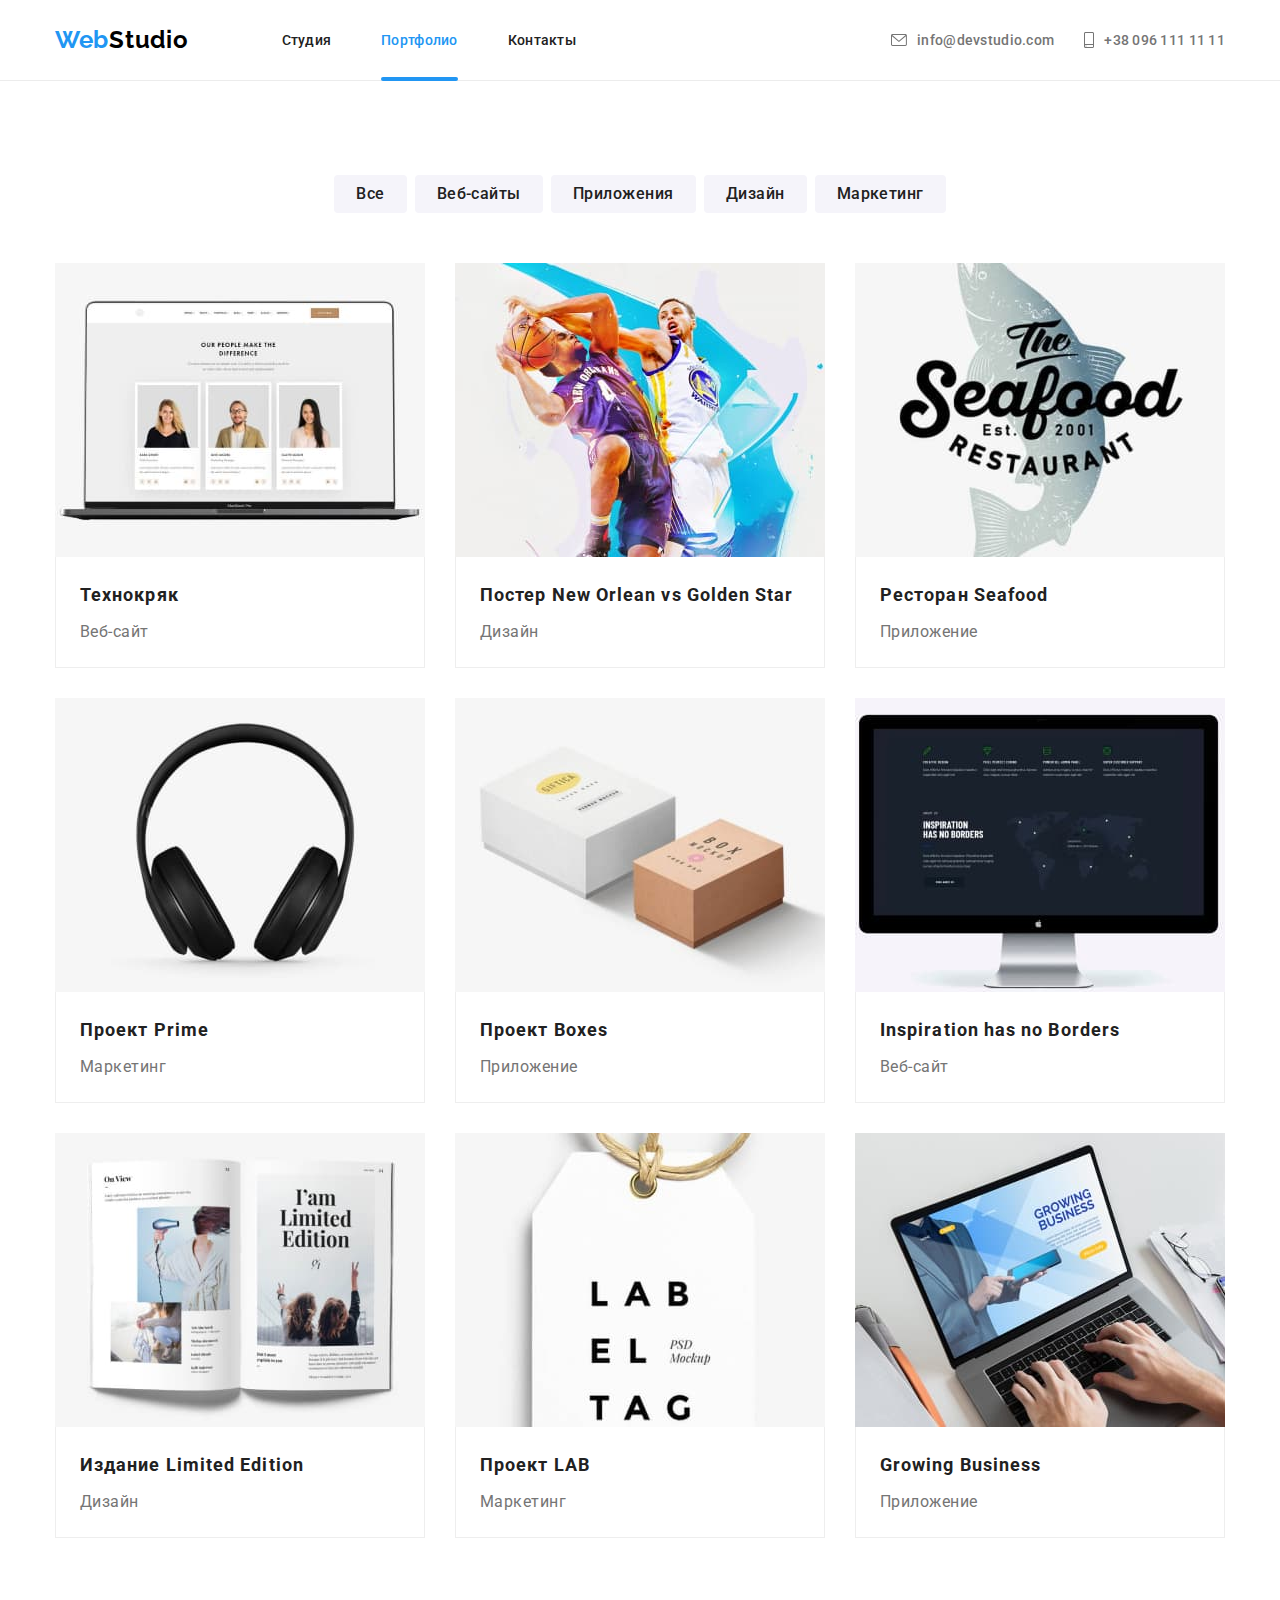
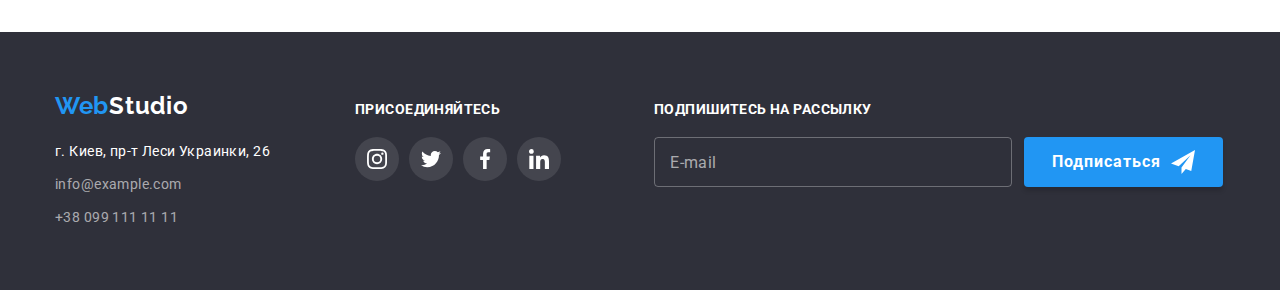
<file: portfolio.html>
<!DOCTYPE html>
<html lang="ru">
  <head>
    <meta charset="UTF-8" />
    <meta name="viewport" content="width=device-width, initial-scale=1.0" />
    <title>Портфолио</title>
    <link rel="preconnect" href="https://fonts.gstatic.com" />
    <link
      href="https://fonts.googleapis.com/css2?family=Raleway:wght@700&family=Roboto:wght@400;500;700;900&display=swap"
      rel="stylesheet"
    />
    <link rel="stylesheet" href="./css/main.css" />
  </head>
  <body>
    <header class="page-header">
      <div class="container page-header__container">
        <nav class="page-header__nav">
          <a class="logo page-header__logo" href="./index.html"
            >Web<span class="logo__studio logo__studio--black">Studio</span></a
          >

          <button
            type="button"
            class="menu-btn page-header__menu-btn"
            data-menu-open
          >
            <svg class="menu-btn__menu" width="24px" height="16px">
              <use href="./images/icons.svg#menu"></use>
            </svg>
          </button>

          <ul class="menu">
            <li class="menu__item">
              <a class="menu__link" href="./index.html">Студия</a>
            </li>
            <li class="menu__item">
              <a class="menu__link menu__link--current" href="./portfolio.html"
                >Портфолио</a
              >
            </li>
            <li class="menu__item">
              <a class="menu__link" href="">Контакты</a>
            </li>
          </ul>
        </nav>

        <ul class="contacts">
          <li class="contacts__item">
            <a class="contacts__link" href="malito:info@devstudio.com"
              ><svg
                class="contacts__icon contacts__icon--email"
                width="16"
                height="12"
              >
                <use href="./images/icons.svg#envelope"></use>
              </svg>
              info@devstudio.com</a
            >
          </li>
          <li class="contacts__item">
            <a class="contacts__link" href="tel:+380961111111"
              ><svg
                class="contacts__icon contacts__icon--phone"
                width="10"
                height="16"
              >
                <use href="./images/icons.svg#smartphone"></use>
              </svg>
              +38 096 111 11 11</a
            >
          </li>
        </ul>
      </div>
    </header>

    <main>
      <section class="section section--works">
        <div class="container">
          <h1 class="visually-hidden">Наши работы</h1>

          <ul class="works-filters">
            <li class="works-filters__item">
              <button class="works-filters__button" type="button">Все</button>
            </li>
            <li class="works-filters__item">
              <button class="works-filters__button" type="button">
                Веб-сайты
              </button>
            </li>
            <li class="works-filters__item">
              <button class="works-filters__button" type="button">
                Приложения
              </button>
            </li>
            <li class="works-filters__item">
              <button class="works-filters__button" type="button">
                Дизайн
              </button>
            </li>
            <li class="works-filters__item">
              <button class="works-filters__button" type="button">
                Маркетинг
              </button>
            </li>
          </ul>

          <ul class="works-list">
            <li class="works-list__item">
              <a href="" class="works-list__link">
                <div class="works-list__thumb">
                  <img
                    class="works-list__image"
                    src="./images/portfolio/techno.jpg"
                    alt="Технокряк"
                    srcset="
                      ./images/portfolio/techno.jpg    1x,
                      ./images/portfolio/techno@2x.jpg 2x
                    "
                    loading="lazy"
                  />
                  <div class="works-list__overlay">
                    Технокряк это современная площадка распространения
                    коронавируса. Компании используют эту платформу для
                    цифрового шпионажа и атак на защищённые сервера конкурентов.
                  </div>
                </div>
                <div class="works-list__content">
                  <h2 class="works-list__subtitle">Технокряк</h2>
                  <p class="works-list__type">Веб-сайт</p>
                </div>
              </a>
            </li>
            <li class="works-list__item">
              <a href="" class="works-list__link">
                <div class="works-list__thumb">
                  <img
                    class="works-list__image"
                    src="./images/portfolio/new-orlean.jpg"
                    alt="Постер New Orlean vs Golden Star"
                    srcset="
                      ./images/portfolio/new-orlean.jpg    1x,
                      ./images/portfolio/new-orlean@2x.jpg 2x
                    "
                    loading="lazy"
                  />
                  <div class="works-list__overlay">
                    Технокряк это современная площадка распространения
                    коронавируса. Компании используют эту платформу для
                    цифрового шпионажа и атак на защищённые сервера конкурентов.
                  </div>
                </div>
                <div class="works-list__content">
                  <h2 class="works-list__subtitle">
                    Постер New Orlean vs Golden Star
                  </h2>
                  <p class="works-list__type">Дизайн</p>
                </div></a
              >
            </li>
            <li class="works-list__item">
              <a href="" class="works-list__link">
                <div class="works-list__thumb">
                  <img
                    class="works-list__image"
                    src="./images/portfolio/seafood.jpg"
                    alt="Ресторан Seafood"
                    srcset="
                      ./images/portfolio/seafood.jpg    1x,
                      ./images/portfolio/seafood@2x.jpg 2x
                    "
                    loading="lazy"
                  />
                  <div class="works-list__overlay">
                    Технокряк это современная площадка распространения
                    коронавируса. Компании используют эту платформу для
                    цифрового шпионажа и атак на защищённые сервера конкурентов.
                  </div>
                </div>
                <div class="works-list__content">
                  <h2 class="works-list__subtitle">Ресторан Seafood</h2>
                  <p class="works-list__type">Приложение</p>
                </div></a
              >
            </li>
            <li class="works-list__item">
              <a href="" class="works-list__link">
                <div class="works-list__thumb">
                  <img
                    class="works-list__image"
                    src="./images/portfolio/prime.jpg"
                    alt="Проект Prime"
                    srcset="
                      ./images/portfolio/prime.jpg    1x,
                      ./images/portfolio/prime@2x.jpg 2x
                    "
                    loading="lazy"
                  />
                  <div class="works-list__overlay">
                    Технокряк это современная площадка распространения
                    коронавируса. Компании используют эту платформу для
                    цифрового шпионажа и атак на защищённые сервера конкурентов.
                  </div>
                </div>
                <div class="works-list__content">
                  <h2 class="works-list__subtitle">Проект Prime</h2>
                  <p class="works-list__type">Маркетинг</p>
                </div></a
              >
            </li>
            <li class="works-list__item">
              <a href="" class="works-list__link">
                <div class="works-list__thumb">
                  <img
                    class="works-list__image"
                    src="./images/portfolio/boxes.jpg"
                    alt="Проект Boxes"
                    srcset="
                      ./images/portfolio/boxes.jpg    1x,
                      ./images/portfolio/boxes@2x.jpg 2x
                    "
                    loading="lazy"
                  />
                  <div class="works-list__overlay">
                    Технокряк это современная площадка распространения
                    коронавируса. Компании используют эту платформу для
                    цифрового шпионажа и атак на защищённые сервера конкурентов.
                  </div>
                </div>
                <div class="works-list__content">
                  <h2 class="works-list__subtitle">Проект Boxes</h2>
                  <p class="works-list__type">Приложение</p>
                </div></a
              >
            </li>
            <li class="works-list__item">
              <a href="" class="works-list__link">
                <div class="works-list__thumb">
                  <img
                    class="works-list__image"
                    src="./images/portfolio/inspiration.jpg"
                    alt="Inspiration has no Borders"
                    srcset="
                      ./images/portfolio/inspiration.jpg    1x,
                      ./images/portfolio/inspiration@2x.jpg 2x
                    "
                    loading="lazy"
                  />
                  <div class="works-list__overlay">
                    Технокряк это современная площадка распространения
                    коронавируса. Компании используют эту платформу для
                    цифрового шпионажа и атак на защищённые сервера конкурентов.
                  </div>
                </div>
                <div class="works-list__content">
                  <h2 class="works-list__subtitle">
                    Inspiration has no Borders
                  </h2>
                  <p class="works-list__type">Веб-сайт</p>
                </div></a
              >
            </li>
            <li class="works-list__item">
              <a href="" class="works-list__link">
                <div class="works-list__thumb">
                  <img
                    class="works-list__image"
                    src="./images/portfolio/limited.jpg"
                    alt="Издание Limited Edition"
                    srcset="
                      ./images/portfolio/limited.jpg    1x,
                      ./images/portfolio/limited@2x.jpg 2x
                    "
                    loading="lazy"
                  />
                  <div class="works-list__overlay">
                    Технокряк это современная площадка распространения
                    коронавируса. Компании используют эту платформу для
                    цифрового шпионажа и атак на защищённые сервера конкурентов.
                  </div>
                </div>
                <div class="works-list__content">
                  <h2 class="works-list__subtitle">Издание Limited Edition</h2>
                  <p class="works-list__type">Дизайн</p>
                </div></a
              >
            </li>
            <li class="works-list__item">
              <a href="" class="works-list__link">
                <div class="works-list__thumb">
                  <img
                    class="works-list__image"
                    src="./images/portfolio/lab.jpg"
                    alt="Проект LAB"
                    srcset="
                      ./images/portfolio/lab.jpg    1x,
                      ./images/portfolio/lab@2x.jpg 2x
                    "
                    loading="lazy"
                  />
                  <div class="works-list__overlay">
                    Технокряк это современная площадка распространения
                    коронавируса. Компании используют эту платформу для
                    цифрового шпионажа и атак на защищённые сервера конкурентов.
                  </div>
                </div>
                <div class="works-list__content">
                  <h2 class="works-list__subtitle">Проект LAB</h2>
                  <p class="works-list__type">Маркетинг</p>
                </div></a
              >
            </li>
            <li class="works-list__item">
              <a href="" class="works-list__link">
                <div class="works-list__thumb">
                  <img
                    class="works-list__image"
                    src="./images/portfolio/growing.jpg"
                    alt="Growing Business"
                    srcset="
                      ./images/portfolio/growing.jpg    1x,
                      ./images/portfolio/growing@2x.jpg 2x
                    "
                    loading="lazy"
                  />
                  <div class="works-list__overlay">
                    Технокряк это современная площадка распространения
                    коронавируса. Компании используют эту платформу для
                    цифрового шпионажа и атак на защищённые сервера конкурентов.
                  </div>
                </div>
                <div class="works-list__content">
                  <h2 class="works-list__subtitle">Growing Business</h2>
                  <p class="works-list__type">Приложение</p>
                </div></a
              >
            </li>
          </ul>
        </div>
      </section>
    </main>

    <footer class="page-footer">
      <div class="container page-footer__container">
        <div class="footer__main-wrapper">
          <div class="footer__left">
            <a class="logo footer__logo" href="./index.html"
              >Web<span class="logo__studio logo__studio--white"
                >Studio</span
              ></a
            >
            <address class="address">
              <p class="address__text">г. Киев, пр-т Леси Украинки, 26</p>
              <ul class="address__list">
                <li class="address__item">
                  <a class="address__link" href="malito:info@example.com"
                    >info@example.com</a
                  >
                </li>
                <li class="address__item">
                  <a class="address__link" href="tel:+380991111111"
                    >+38 099 111 11 11</a
                  >
                </li>
              </ul>
            </address>
          </div>

          <div class="follow">
            <h2 class="follow__title">присоединяйтесь</h2>
            <ul class="follow__list">
              <li class="follow__item">
                <a
                  href="https://instagram.com"
                  class="follow__link"
                  target="_blank"
                >
                  <svg class="follow__icon" width="20" height="20">
                    <use href="./images/icons.svg#instagram"></use>
                  </svg>
                </a>
              </li>
              <li class="follow__item">
                <a
                  href="https://twitter.com"
                  class="follow__link"
                  target="_blank"
                >
                  <svg class="follow__icon" width="20" height="20">
                    <use href="./images/icons.svg#twitter"></use>
                  </svg>
                </a>
              </li>
              <li class="follow__item">
                <a
                  href="https://facebook.com"
                  class="follow__link"
                  target="_blank"
                >
                  <svg class="follow__icon" width="20" height="20">
                    <use href="./images/icons.svg#facebook"></use>
                  </svg>
                </a>
              </li>
              <li class="follow__item">
                <a
                  href="https://linkedin.com"
                  class="follow__link"
                  target="_blank"
                >
                  <svg class="follow__icon" width="20" height="20">
                    <use href="./images/icons.svg#linkedin"></use>
                  </svg>
                </a>
              </li>
            </ul>
          </div>
        </div>

        <div class="subscribe">
          <p class="subscribe__call">Подпишитесь на рассылку</p>
          <form class="subscribe__form" autocomplete="off">
            <label class="subscribe__field">
              <input
                class="subscribe__input"
                type="email"
                name="email"
                placeholder="E-mail"
              />
            </label>
            <button class="subscribe__btn" type="submit">
              Подписаться
              <svg class="subscribe__icon" width="24px" height="24px">
                <use href="./images/icons.svg#send"></use>
              </svg>
            </button>
          </form>
        </div>
      </div>
    </footer>

    <div class="mobile-menu" data-menu>
      <button type="button" class="mobile-menu__button" data-menu-close>
        <svg class="mobile-menu__icon" width="19px" height="19px">
          <use href="./images/icons.svg#close"></use>
        </svg>
      </button>
      <nav class="mobile-nav">
        <ul class="mobile-nav__list">
          <li class="mobile-nav__item">
            <a href="./index.html" class="mobile-nav__link">Студия</a>
          </li>
          <li class="mobile-nav__item">
            <a
              href="./portfolio.html"
              class="mobile-nav__link mobile-nav__link--current"
              >Портфолио</a
            >
          </li>
          <li class="mobile-nav__item">
            <a href="#" class="mobile-nav__link">Контакты</a>
          </li>
        </ul>
      </nav>
      <ul class="mobile-contacts">
        <li class="mobile-contacts__item">
          <a
            href="tel:+380961111111"
            class="mobile-contacts__link mobile-contacts__link--tel"
            >+38 096 111 11 11</a
          >
        </li>
        <li class="mobile-contacts__item">
          <a
            href="mailto:info@devstudio.com"
            class="mobile-contacts__link mobile-contacts__link--email"
            >info@devstudio.com</a
          >
        </li>
      </ul>
      <ul class="mobile-social">
        <li class="mobile-social__item">
          <a href="https://instagram.com/" class="mobile-social__link"
            >Instagram</a
          >
        </li>
        <li class="mobile-social__item">
          <a href="https://twitter.com/" class="mobile-social__link">Twitter</a>
        </li>
        <li class="mobile-social__item">
          <a href="https://facebook.com/" class="mobile-social__link"
            >Facebook</a
          >
        </li>
        <li class="mobile-social__item">
          <a href="https://linkedin.com/" class="mobile-social__link"
            >LinkedIn</a
          >
        </li>
      </ul>
    </div>
    <script src="./js/mobile-menu.js"></script>
  </body>
</html>
</file>
<file: css/main.css>
@charset "UTF-8";
:root {
  --main-text-color: #757575;
  --title-text-color: #212121;
  --secondary-text-color: #ffffff;
  --black-text-color: #000000;
  --main-bg-color: #ffffff;
  --address-color-link: rgba(255, 255, 255, 0.6);
  --secondary-bg-color: #f5f4fa;
  --footer-bg-color: #2f303a;
  --hero-bg-color: #c4c4c4;
  --hero-overlay-color: rgba(47, 48, 58, 0.4);
  --activities-overlay-color: rgb(18%, 19%, 23%, 0.8);
  --works-overlay-color: rgba(33, 150, 243, 0.9);
  --accent-color: #2196f3;
  --border-color: #ececec;
  --border-color-works: #eeeeee;
  --team-svg-color: #afb1b8;
  --footer-social-trnsp-white: rgba(255, 255, 255, 0.1);
  --backdrop-color: rgba(0, 0, 0, 0.2);
  --form-color: rgb(13%, 13%, 13%, 0.2);
  --placeholder-color: rgba(117, 117, 117, 0.5);
  --form-btn-bg-color: #188ce8;
  --border-subscribe: rgba(255, 255, 255, 0.3);
  --mobile-menu-decore: rgba(33, 33, 33, 0.2);
  --duration: 250ms;
  --timing-function: cubic-bezier(0.4, 0, 0.2, 1);
}

/*! modern-normalize v1.0.0 | MIT License | https://github.com/sindresorhus/modern-normalize */
/*
Document
========
*/
/**
Use a more readable tab size (opinionated).
*/
:root {
  -moz-tab-size: 4;
  -o-tab-size: 4;
     tab-size: 4;
}

/**
1. Correct the line height in all browsers.
2. Prevent adjustments of font size after orientation changes in iOS.
*/
html {
  line-height: 1.15;
  /* 1 */
  -webkit-text-size-adjust: 100%;
  /* 2 */
}

/*
Sections
========
*/
/**
Remove the margin in all browsers.
*/
body {
  margin: 0;
}

/**
Improve consistency of default fonts in all browsers. (https://github.com/sindresorhus/modern-normalize/issues/3)
*/
body {
  font-family: system-ui, -apple-system, "Segoe UI", Roboto, Helvetica, Arial, sans-serif, "Apple Color Emoji", "Segoe UI Emoji";
}

/*
Grouping content
================
*/
/**
1. Add the correct height in Firefox.
2. Correct the inheritance of border color in Firefox. (https://bugzilla.mozilla.org/show_bug.cgi?id=190655)
*/
hr {
  height: 0;
  /* 1 */
  color: inherit;
  /* 2 */
}

/*
Text-level semantics
====================
*/
/**
Add the correct text decoration in Chrome, Edge, and Safari.
*/
abbr[title] {
  -webkit-text-decoration: underline dotted;
          text-decoration: underline dotted;
}

/**
Add the correct font weight in Edge and Safari.
*/
b,
strong {
  font-weight: bolder;
}

/**
1. Improve consistency of default fonts in all browsers. (https://github.com/sindresorhus/modern-normalize/issues/3)
2. Correct the odd 'em' font sizing in all browsers.
*/
code,
kbd,
samp,
pre {
  font-family: ui-monospace, SFMono-Regular, Consolas, 'Liberation Mono', Menlo, monospace;
  /* 1 */
  font-size: 1em;
  /* 2 */
}

/**
Add the correct font size in all browsers.
*/
small {
  font-size: 80%;
}

/**
Prevent 'sub' and 'sup' elements from affecting the line height in all browsers.
*/
sub,
sup {
  font-size: 75%;
  line-height: 0;
  position: relative;
  vertical-align: baseline;
}

sub {
  bottom: -0.25em;
}

sup {
  top: -0.5em;
}

/*
Tabular data
============
*/
/**
1. Remove text indentation from table contents in Chrome and Safari. (https://bugs.chromium.org/p/chromium/issues/detail?id=999088, https://bugs.webkit.org/show_bug.cgi?id=201297)
2. Correct table border color inheritance in all Chrome and Safari. (https://bugs.chromium.org/p/chromium/issues/detail?id=935729, https://bugs.webkit.org/show_bug.cgi?id=195016)
*/
table {
  text-indent: 0;
  /* 1 */
  border-color: inherit;
  /* 2 */
}

/*
Forms
=====
*/
/**
1. Change the font styles in all browsers.
2. Remove the margin in Firefox and Safari.
*/
button,
input,
optgroup,
select,
textarea {
  font-family: inherit;
  /* 1 */
  font-size: 100%;
  /* 1 */
  line-height: 1.15;
  /* 1 */
  margin: 0;
  /* 2 */
}

/**
Remove the inheritance of text transform in Edge and Firefox.
1. Remove the inheritance of text transform in Firefox.
*/
button,
select {
  /* 1 */
  text-transform: none;
}

/**
Correct the inability to style clickable types in iOS and Safari.
*/
button,
[type='button'],
[type='reset'],
[type='submit'] {
  -webkit-appearance: button;
}

/**
Remove the inner border and padding in Firefox.
*/
::-moz-focus-inner {
  border-style: none;
  padding: 0;
}

/**
Restore the focus styles unset by the previous rule.
*/
:-moz-focusring {
  outline: 1px dotted ButtonText;
}

/**
Remove the additional ':invalid' styles in Firefox.
See: https://github.com/mozilla/gecko-dev/blob/2f9eacd9d3d995c937b4251a5557d95d494c9be1/layout/style/res/forms.css#L728-L737
*/
:-moz-ui-invalid {
  box-shadow: none;
}

/**
Remove the padding so developers are not caught out when they zero out 'fieldset' elements in all browsers.
*/
legend {
  padding: 0;
}

/**
Add the correct vertical alignment in Chrome and Firefox.
*/
progress {
  vertical-align: baseline;
}

/**
Correct the cursor style of increment and decrement buttons in Safari.
*/
::-webkit-inner-spin-button,
::-webkit-outer-spin-button {
  height: auto;
}

/**
1. Correct the odd appearance in Chrome and Safari.
2. Correct the outline style in Safari.
*/
[type='search'] {
  -webkit-appearance: textfield;
  /* 1 */
  outline-offset: -2px;
  /* 2 */
}

/**
Remove the inner padding in Chrome and Safari on macOS.
*/
::-webkit-search-decoration {
  -webkit-appearance: none;
}

/**
1. Correct the inability to style clickable types in iOS and Safari.
2. Change font properties to 'inherit' in Safari.
*/
::-webkit-file-upload-button {
  -webkit-appearance: button;
  /* 1 */
  font: inherit;
  /* 2 */
}

/*
Interactive
===========
*/
/*
Add the correct display in Chrome and Safari.
*/
summary {
  display: list-item;
}

/*------------------ МОИ ИЗМЕНЕНИЯ ------------------------*/
/*------------------ МОИ ИЗМЕНЕНИЯ ------------------------*/
/*------------------ МОИ ИЗМЕНЕНИЯ ------------------------*/
/*------------------ МОИ ИЗМЕНЕНИЯ ------------------------*/
/*------------------ МОИ ИЗМЕНЕНИЯ ------------------------*/
html {
  -webkit-box-sizing: border-box;
          box-sizing: border-box;
}

*,
*::before,
*::after {
  -webkit-box-sizing: inherit;
          box-sizing: inherit;
}

h1,
h2,
h3,
h4,
h5,
h6 {
  margin: 0;
}

p {
  margin: 0;
}

ul {
  margin: 0;
  padding: 0;
  list-style: none;
}

a {
  text-decoration: none;
  color: currentColor;
}

img {
  display: block;
  max-width: 100%;
  height: auto;
}

button {
  padding: 0;
}

.visually-hidden, .agreement__checkbox {
  position: absolute;
  width: 1px;
  height: 1px;
  margin: -1px;
  border: 0;
  padding: 0;
  white-space: nowrap;
  -webkit-clip-path: inset(100%);
          clip-path: inset(100%);
  clip: rect(0 0 0 0);
  overflow: hidden;
}

body {
  font-family: Roboto, sans-serif;
  font-weight: 400;
  color: var(--main-text-color);
  background-color: var(--main-bg-color);
}

.section {
  padding: 60px 0;
}

.section--team {
  background-color: var(--secondary-bg-color);
}

@media screen and (min-width: 1200px) {
  .section {
    padding-top: 94px;
    padding-bottom: 94px;
  }
}

@media screen and (max-width: 1199px) {
  .section--activities {
    display: none;
  }
}

.section--activities {
  padding-top: 0;
}

.container {
  margin: 0 auto;
  padding: 0 15px;
}

@media screen and (max-width: 767px) {
  .container {
    min-width: 320px;
    max-width: 480px;
  }
}

@media screen and (min-width: 768px) and (max-width: 1199px) {
  .container {
    width: 768px;
  }
}

@media screen and (min-width: 1200px) {
  .container {
    width: 1200px;
  }
}

.page-header {
  border-bottom: 1px solid var(--border-color);
}

.page-header__container {
  position: relative;
  display: -webkit-box;
  display: -ms-flexbox;
  display: flex;
  -webkit-box-align: center;
      -ms-flex-align: center;
          align-items: center;
}

.page-header__nav {
  display: -webkit-box;
  display: -ms-flexbox;
  display: flex;
  -webkit-box-align: center;
      -ms-flex-align: center;
          align-items: center;
}

@media screen and (max-width: 767px) {
  .page-header__nav {
    -webkit-box-pack: justify;
        -ms-flex-pack: justify;
            justify-content: space-between;
    width: 100%;
  }
}

.page-header__logo {
  padding: 16px 0;
}

@media screen and (max-width: 767px) {
  .menu,
  .contacts {
    display: none;
  }
}

.menu-btn {
  display: -webkit-box;
  display: -ms-flexbox;
  display: flex;
  -webkit-box-align: center;
      -ms-flex-align: center;
          align-items: center;
  width: 40px;
  height: 40px;
  padding: 10px;
  background-color: transparent;
  border: none;
  cursor: pointer;
}

.menu-btn:hover .menu-btn__menu,
.menu-btn:focus .menu-btn__menu,
.menu-btn:hover .menu-btn__close,
.menu-btn:focus .menu-btn__close {
  fill: var(--accent-color);
}

@media screen and (min-width: 768px) {
  .menu-btn {
    display: none;
  }
}

@media screen and (min-width: 768px) {
  .menu {
    display: -webkit-box;
    display: -ms-flexbox;
    display: flex;
    margin-left: 88px;
  }
}

@media screen and (min-width: 1200px) {
  .menu {
    margin-left: 93px;
  }
}

.menu__item:not(:last-child) {
  margin-right: 50px;
}

.menu__link {
  display: block;
  padding-top: 32px;
  padding-bottom: 32px;
  font-size: 14px;
  font-weight: 500;
  line-height: 1.143;
  letter-spacing: 0.02em;
  color: var(--title-text-color);
  -webkit-transition: color var(--duration) var(--timing-function);
  transition: color var(--duration) var(--timing-function);
}

.menu__link:hover, .menu__link:focus {
  color: var(--accent-color);
}

.menu__link--current {
  position: relative;
  color: var(--accent-color);
}

.menu__link--current::after {
  position: absolute;
  display: block;
  content: '';
  width: 100%;
  height: 4px;
  background-color: var(--accent-color);
  border-radius: 2px;
  bottom: -1px;
}

.contacts {
  margin-left: auto;
}

@media screen and (min-width: 1200px) {
  .contacts {
    display: -webkit-box;
    display: -ms-flexbox;
    display: flex;
  }
}

@media screen and (max-width: 1199px) {
  .contacts__item:not(:last-child) {
    margin-bottom: 10px;
  }
}

@media screen and (min-width: 1200px) {
  .contacts__item:not(:last-child) {
    margin-right: 30px;
  }
}

@media screen and (max-width: 1199px) {
  .contacts__icon--email {
    width: 14px;
    height: 10px;
  }
}

@media screen and (max-width: 1199px) {
  .contacts__icon--phone {
    width: 10px;
    height: 14px;
  }
}

.contacts__link {
  display: -webkit-box;
  display: -ms-flexbox;
  display: flex;
  -webkit-box-align: center;
      -ms-flex-align: center;
          align-items: center;
  font-size: 12px;
  font-weight: 500;
  line-height: 1.167;
  letter-spacing: 0.02em;
  color: currentColor;
  -webkit-transition: color var(--duration) var(--timing-function);
  transition: color var(--duration) var(--timing-function);
}

.contacts__link:hover, .contacts__link:focus {
  color: var(--accent-color);
}

@media screen and (min-width: 1200px) {
  .contacts__link {
    padding-top: 32px;
    padding-bottom: 32px;
    font-size: 14px;
    font-weight: 500;
    line-height: 1.143;
  }
}

.contacts__icon {
  margin-right: 10px;
  fill: currentColor;
}

.logo {
  display: block;
  font-family: Raleway, sans-serif;
  font-weight: 700;
  font-size: 24px;
  line-height: 1.167;
  letter-spacing: 0.03em;
  color: var(--accent-color);
}

.logo__studio--black {
  color: var(--black-text-color);
}

.logo__studio--white {
  color: var(--secondary-text-color);
}

.page-footer {
  padding-top: 60px;
  padding-bottom: 60px;
  background-color: var(--footer-bg-color);
}

@media screen and (min-width: 768px) and (max-width: 1199px) {
  .page-footer {
    padding: 70px 0 50px;
  }
}

@media screen and (min-width: 768px) and (max-width: 1199px) {
  .page-footer__container {
    padding: 0 74px 0 61px;
  }
}

@media screen and (min-width: 1200px) {
  .page-footer__container {
    display: -webkit-box;
    display: -ms-flexbox;
    display: flex;
    -webkit-box-align: baseline;
        -ms-flex-align: baseline;
            align-items: baseline;
  }
}

.footer__main-wrapper {
  display: -webkit-box;
  display: -ms-flexbox;
  display: flex;
  -webkit-box-orient: vertical;
  -webkit-box-direction: normal;
      -ms-flex-direction: column;
          flex-direction: column;
}

@media screen and (min-width: 768px) {
  .footer__main-wrapper {
    -webkit-box-orient: horizontal;
    -webkit-box-direction: normal;
        -ms-flex-direction: row;
            flex-direction: row;
    -webkit-box-pack: justify;
        -ms-flex-pack: justify;
            justify-content: space-between;
    margin-bottom: 60px;
    -webkit-box-align: start;
        -ms-flex-align: start;
            align-items: flex-start;
  }
}

@media screen and (min-width: 1200px) {
  .footer__main-wrapper {
    -webkit-box-align: baseline;
        -ms-flex-align: baseline;
            align-items: baseline;
    margin-bottom: 0;
  }
}

@media screen and (max-width: 1199px) {
  .footer__left {
    display: -webkit-box;
    display: -ms-flexbox;
    display: flex;
    -webkit-box-orient: vertical;
    -webkit-box-direction: normal;
        -ms-flex-direction: column;
            flex-direction: column;
    -webkit-box-align: center;
        -ms-flex-align: center;
            align-items: center;
  }
}

@media screen and (min-width: 1200px) {
  .footer__left {
    margin-right: 85px;
  }
}

.footer__logo {
  margin-bottom: 20px;
}

.address {
  margin-bottom: 60px;
  font-size: 14px;
  font-style: inherit;
  line-height: 1.714;
  letter-spacing: 0.03em;
  color: var(--secondary-text-color);
  text-align: center;
}

@media screen and (min-width: 768px) {
  .address {
    margin-bottom: 0;
  }
}

@media screen and (min-width: 1200px) {
  .address {
    text-align: left;
  }
}

.address__text {
  margin-bottom: 8px;
}

@media screen and (min-width: 1200px) {
  .address__text {
    margin-bottom: 9px;
  }
}

.address__item:not(:last-child) {
  margin-bottom: 8px;
}

@media screen and (min-width: 1200px) {
  .address__item:not(:last-child) {
    margin-bottom: 9px;
  }
}

.address__link {
  color: var(--address-color-link);
  -webkit-transition: color var(--duration) var(--timing-function);
  transition: color var(--duration) var(--timing-function);
}

.address__link:hover,
.address__link:focus {
  color: var(--accent-color);
}

@media screen and (max-width: 1199px) {
  .follow {
    margin-bottom: 60px;
    display: -webkit-box;
    display: -ms-flexbox;
    display: flex;
    -webkit-box-orient: vertical;
    -webkit-box-direction: normal;
        -ms-flex-direction: column;
            flex-direction: column;
    -webkit-box-align: center;
        -ms-flex-align: center;
            align-items: center;
  }
}

@media screen and (min-width: 1200px) {
  .follow {
    margin-right: 93px;
  }
}

.follow__title {
  margin-bottom: 20px;
  font-weight: 700;
  font-size: 14px;
  line-height: 1.143;
  letter-spacing: 0.03em;
  text-transform: uppercase;
  color: var(--secondary-text-color);
}

.follow__list {
  display: -webkit-box;
  display: -ms-flexbox;
  display: flex;
}

.follow__item:not(:last-child) {
  margin-right: 10px;
}

.follow__link {
  display: -webkit-box;
  display: -ms-flexbox;
  display: flex;
  -webkit-box-pack: center;
      -ms-flex-pack: center;
          justify-content: center;
  -webkit-box-align: center;
      -ms-flex-align: center;
          align-items: center;
  width: 44px;
  height: 44px;
  color: var(--secondary-text-color);
  border-radius: 50%;
  background-color: var(--footer-social-trnsp-white);
  -webkit-transition: background-color var(--duration) var(--timing-function);
  transition: background-color var(--duration) var(--timing-function);
}

.follow__icon {
  fill: currentColor;
}

.follow__link:hover,
.follow__link:focus {
  background-color: var(--accent-color);
}

@media screen and (max-width: 1199px) {
  .subscribe {
    display: -webkit-box;
    display: -ms-flexbox;
    display: flex;
    -webkit-box-orient: vertical;
    -webkit-box-direction: normal;
        -ms-flex-direction: column;
            flex-direction: column;
    -webkit-box-align: center;
        -ms-flex-align: center;
            align-items: center;
  }
}

.subscribe__call {
  margin-bottom: 20px;
  font-weight: 700;
  font-size: 14px;
  line-height: 1.143;
  letter-spacing: 0.03em;
  text-transform: uppercase;
  color: var(--secondary-text-color);
}

.subscribe__form {
  display: -webkit-box;
  display: -ms-flexbox;
  display: flex;
  -webkit-box-orient: vertical;
  -webkit-box-direction: normal;
      -ms-flex-direction: column;
          flex-direction: column;
  -webkit-box-align: center;
      -ms-flex-align: center;
          align-items: center;
  width: 100%;
}

@media screen and (min-width: 1200px) {
  .subscribe__form {
    -webkit-box-orient: horizontal;
    -webkit-box-direction: normal;
        -ms-flex-direction: row;
            flex-direction: row;
    -webkit-box-align: center;
        -ms-flex-align: center;
            align-items: center;
  }
}

.subscribe__field {
  margin-bottom: 20px;
}

@media screen and (max-width: 767px) {
  .subscribe__field {
    width: 100%;
  }
}

@media screen and (min-width: 1200px) {
  .subscribe__field {
    margin-bottom: 0;
  }
}

.subscribe__input {
  margin-right: 12px;
  width: 100%;
  height: 50px;
  padding: 16px 15px;
  font-size: 16px;
  line-height: 1.25;
  letter-spacing: 0.03em;
  color: var(--secondary-text-color);
  border-radius: 4px;
  border: 1px solid var(--border-subscribe);
  background-color: transparent;
  -webkit-transition: border-color var(--duration) var(--timing-function);
  transition: border-color var(--duration) var(--timing-function);
}

@media screen and (min-width: 768px) {
  .subscribe__input {
    width: 450px;
  }
}

@media screen and (min-width: 1200px) {
  .subscribe__input {
    width: 358px;
  }
}

.subscribe__input::-webkit-input-placeholder {
  color: var(--address-color-link);
}

.subscribe__input:-ms-input-placeholder {
  color: var(--address-color-link);
}

.subscribe__input::-ms-input-placeholder {
  color: var(--address-color-link);
}

.subscribe__input::placeholder {
  color: var(--address-color-link);
}

.subscribe__input:focus {
  outline: none;
  border-color: var(--accent-color);
}

.subscribe__btn {
  display: -webkit-box;
  display: -ms-flexbox;
  display: flex;
  -webkit-box-pack: justify;
      -ms-flex-pack: justify;
          justify-content: space-between;
  -webkit-box-align: center;
      -ms-flex-align: center;
          align-items: center;
  padding: 10px 28px;
  font-weight: 700;
  font-size: 16px;
  line-height: 1.875;
  letter-spacing: 0.06em;
  color: var(--secondary-text-color);
  border-radius: 4px;
  background-color: var(--accent-color);
  -webkit-box-shadow: 0px 4px 4px rgba(0, 0, 0, 0.15);
          box-shadow: 0px 4px 4px rgba(0, 0, 0, 0.15);
  border: none;
  cursor: pointer;
}

.subscribe__icon {
  margin-left: 10px;
}

.title {
  margin-bottom: 30px;
  font-weight: 700;
  font-size: 28px;
  line-height: 1.179;
  letter-spacing: 0.03em;
  text-align: center;
  color: var(--title-text-color);
}

@media screen and (min-width: 1200px) {
  .title {
    margin-bottom: 50px;
    font-size: 36px;
    line-height: 1.17;
  }
}

.hero {
  margin: 0 auto;
  max-width: 479px;
  min-height: 400px;
  padding: 118px 0;
  text-align: center;
  background-color: var(--hero-bg-color);
  background-image: -webkit-gradient(linear, left top, right top, from(var(--hero-overlay-color)), to(var(--hero-overlay-color))), url(../images/hero/hero-img-480.jpg);
  background-image: linear-gradient(to right, var(--hero-overlay-color), var(--hero-overlay-color)), url(../images/hero/hero-img-480.jpg);
  background-repeat: no-repeat;
  background-position: center;
  background-size: cover;
}

@media screen and (min-width: 1200px) {
  .hero {
    padding: 200px 0;
  }
}

.hero__title {
  margin-bottom: 30px;
  font-weight: 900;
  font-size: 26px;
  line-height: 1.615;
  letter-spacing: 0.06em;
  text-transform: uppercase;
  color: var(--secondary-text-color);
}

.order-btn {
  padding: 10px 32px;
  font-size: 16px;
  font-weight: 700;
  line-height: 1.875;
  letter-spacing: 0.06em;
  color: var(--secondary-text-color);
  border: none;
  border-radius: 4px;
  cursor: pointer;
  background-color: var(--accent-color);
}

@media screen and (min-device-pixel-ratio: 2), screen and (-webkit-min-device-pixel-ratio: 2), screen and (min-resolution: 192dpi), screen and (min-resolution: 2dppx) {
  .hero {
    background-image: -webkit-gradient(linear, left top, right top, from(var(--hero-overlay-color)), to(var(--hero-overlay-color))), url(../images/hero/hero-img-480@2x.jpg);
    background-image: linear-gradient(to right, var(--hero-overlay-color), var(--hero-overlay-color)), url(../images/hero/hero-img-480@2x.jpg);
  }
}

@media screen and (min-width: 480px) {
  .hero {
    max-width: 767px;
    background-image: -webkit-gradient(linear, left top, right top, from(var(--hero-overlay-color)), to(var(--hero-overlay-color))), url(../images/hero/hero-img-768.jpg);
    background-image: linear-gradient(to right, var(--hero-overlay-color), var(--hero-overlay-color)), url(../images/hero/hero-img-768.jpg);
  }
}

@media screen and (min-width: 480px) and (min-device-pixel-ratio: 2), screen and (min-width: 480px) and (-webkit-min-device-pixel-ratio: 2), screen and (min-width: 480px) and (min-resolution: 192dpi), screen and (min-width: 480px) and (min-resolution: 2dppx) {
  .hero {
    background-image: -webkit-gradient(linear, left top, right top, from(var(--hero-overlay-color)), to(var(--hero-overlay-color))), url(../images/hero/hero-img-768@2x.jpg);
    background-image: linear-gradient(to right, var(--hero-overlay-color), var(--hero-overlay-color)), url(../images/hero/hero-img-768@2x.jpg);
  }
}

@media screen and (min-width: 768px) {
  .hero {
    max-width: 100%;
    background-image: -webkit-gradient(linear, left top, right top, from(var(--hero-overlay-color)), to(var(--hero-overlay-color))), url(../images/hero/hero-img-1600.jpg);
    background-image: linear-gradient(to right, var(--hero-overlay-color), var(--hero-overlay-color)), url(../images/hero/hero-img-1600.jpg);
  }
}

@media screen and (min-width: 768px) and (min-device-pixel-ratio: 2), screen and (min-width: 768px) and (-webkit-min-device-pixel-ratio: 2), screen and (min-width: 768px) and (min-resolution: 192dpi), screen and (min-width: 768px) and (min-resolution: 2dppx) {
  .hero {
    background-image: -webkit-gradient(linear, left top, right top, from(var(--hero-overlay-color)), to(var(--hero-overlay-color))), url(../images/hero/hero-img-1600@2x.jpg);
    background-image: linear-gradient(to right, var(--hero-overlay-color), var(--hero-overlay-color)), url(../images/hero/hero-img-1600@2x.jpg);
  }
}

@media screen and (min-width: 1200px) {
  .hero {
    min-height: 600px;
  }
  .hero__title {
    font-size: 44px;
    line-height: 1.364;
  }
}

.features-list__cover {
  margin-bottom: 30px;
  display: -webkit-box;
  display: -ms-flexbox;
  display: flex;
  -webkit-box-pack: center;
      -ms-flex-pack: center;
          justify-content: center;
  -webkit-box-align: center;
      -ms-flex-align: center;
          align-items: center;
  height: 120px;
  border-radius: 4px;
  background-color: var(--secondary-bg-color);
}

.features-list__subtitle {
  margin-bottom: 10px;
  font-weight: 700;
  font-size: 14px;
  line-height: 1.143;
  letter-spacing: 0.03em;
  text-transform: uppercase;
  color: var(--title-text-color);
}

@media screen and (max-width: 767px) {
  .features-list__subtitle {
    text-align: center;
  }
}

.features-list__text {
  font-size: 14px;
  line-height: 1.714;
  letter-spacing: 0.03em;
}

@media screen and (min-width: 768px) {
  .features-list {
    margin-top: -30px;
    margin-left: -30px;
    display: -webkit-box;
    display: -ms-flexbox;
    display: flex;
    -ms-flex-wrap: wrap;
        flex-wrap: wrap;
  }
  .features-list__item {
    margin-top: 30px;
    margin-left: 30px;
    -ms-flex-preferred-size: calc(100% / 2 - 30px);
        flex-basis: calc(100% / 2 - 30px);
  }
}

@media screen and (min-width: 1200px) {
  .features-list__item {
    -ms-flex-preferred-size: calc(100% / 4 - 30px);
        flex-basis: calc(100% / 4 - 30px);
  }
}

.activities-list {
  margin-top: -30px;
  margin-left: -30px;
  display: -webkit-box;
  display: -ms-flexbox;
  display: flex;
  -ms-flex-wrap: wrap;
      flex-wrap: wrap;
}

.activities-list__item {
  margin-top: 30px;
  margin-left: 30px;
  -ms-flex-preferred-size: calc(100% / 3 - 30px);
      flex-basis: calc(100% / 3 - 30px);
}

.activities-list__thumb {
  position: relative;
  height: 294px;
}

.activities-list__image {
  width: 100%;
  height: 100%;
  -o-object-fit: cover;
     object-fit: cover;
}

.activities-list__overlay {
  position: absolute;
  left: 0;
  bottom: 0;
  display: -webkit-box;
  display: -ms-flexbox;
  display: flex;
  -webkit-box-pack: center;
      -ms-flex-pack: center;
          justify-content: center;
  -webkit-box-align: center;
      -ms-flex-align: center;
          align-items: center;
  width: 100%;
  height: 70px;
  font-weight: 500;
  font-size: 14px;
  line-height: 1.14;
  letter-spacing: 0.03em;
  text-transform: uppercase;
  color: var(--secondary-text-color);
  background-color: var(--activities-overlay-color);
}

@media screen and (min-width: 768px) {
  .team-list {
    margin-top: -30px;
    margin-left: -30px;
    display: -webkit-box;
    display: -ms-flexbox;
    display: flex;
    -ms-flex-wrap: wrap;
        flex-wrap: wrap;
  }
}

.team-list__item {
  border-bottom-left-radius: 4px;
  border-bottom-right-radius: 4px;
  background-color: var(--main-bg-color);
  -webkit-box-shadow: 0px 1px 3px rgba(0, 0, 0, 0.12), 0px 1px 1px rgba(0, 0, 0, 0.14), 0px 2px 1px rgba(0, 0, 0, 0.2);
          box-shadow: 0px 1px 3px rgba(0, 0, 0, 0.12), 0px 1px 1px rgba(0, 0, 0, 0.14), 0px 2px 1px rgba(0, 0, 0, 0.2);
}

@media screen and (max-width: 767px) {
  .team-list__item:not(:last-child) {
    margin-bottom: 30px;
  }
}

@media screen and (min-width: 768px) {
  .team-list__item {
    margin-top: 30px;
    margin-left: 30px;
  }
}

@media screen and (min-width: 768px) and (max-width: 1199px) {
  .team-list__item {
    -ms-flex-preferred-size: calc(100% / 2 - 30px);
        flex-basis: calc(100% / 2 - 30px);
  }
}

@media screen and (min-width: 1200px) {
  .team-list__item {
    -ms-flex-preferred-size: calc(100% / 4 - 30px);
        flex-basis: calc(100% / 4 - 30px);
  }
}

.team-list__content {
  padding: 30px 0 24px;
  text-align: center;
}

@media screen and (min-width: 1200px) {
  .team-list__content {
    padding: 30px 0;
  }
}

.team-list__name {
  margin-bottom: 10px;
  font-weight: 500;
  font-size: 16px;
  line-height: 1.188;
  letter-spacing: 0.03em;
  color: var(--title-text-color);
}

.team-list__position {
  margin-bottom: 16px;
  font-size: 16px;
  line-height: 1.188;
  letter-spacing: 0.03em;
}

.team-list__thumb {
  max-height: 460px;
}

@media screen and (min-width: 768px) {
  .team-list__thumb {
    height: 374px;
  }
}

@media screen and (min-width: 1200px) {
  .team-list__thumb {
    height: 260px;
  }
}

.team-list__photo {
  display: block;
  width: 100%;
  height: 100%;
  -o-object-fit: cover;
     object-fit: cover;
}

.team-social {
  display: -webkit-box;
  display: -ms-flexbox;
  display: flex;
  -webkit-box-pack: center;
      -ms-flex-pack: center;
          justify-content: center;
}

.team-social__item:not(:last-child) {
  margin-right: 10px;
}

.team-social__link {
  display: -webkit-box;
  display: -ms-flexbox;
  display: flex;
  -webkit-box-pack: center;
      -ms-flex-pack: center;
          justify-content: center;
  -webkit-box-align: center;
      -ms-flex-align: center;
          align-items: center;
  width: 44px;
  height: 44px;
  color: var(--team-svg-color);
  border-radius: 50%;
  -webkit-transition: color var(--duration) var(--timing-function), background-color var(--duration) var(--timing-function);
  transition: color var(--duration) var(--timing-function), background-color var(--duration) var(--timing-function);
}

.team-social__link:hover, .team-social__link:focus {
  color: var(--secondary-text-color);
  background-color: var(--accent-color);
}

.team-social__icon {
  fill: currentColor;
}

.clients-list {
  margin-top: -30px;
  margin-left: -30px;
  display: -webkit-box;
  display: -ms-flexbox;
  display: flex;
  -ms-flex-wrap: wrap;
      flex-wrap: wrap;
  -webkit-box-pack: center;
      -ms-flex-pack: center;
          justify-content: center;
}

.clients-list__item {
  margin-top: 30px;
  margin-left: 30px;
}

.clients-list__link {
  display: -webkit-box;
  display: -ms-flexbox;
  display: flex;
  -webkit-box-pack: center;
      -ms-flex-pack: center;
          justify-content: center;
  -webkit-box-align: center;
      -ms-flex-align: center;
          align-items: center;
  width: 210px;
  height: 90px;
  color: var(--team-svg-color);
  border-radius: 4px;
  border: 1px solid var(--team-svg-color);
  -webkit-transition: color var(--duration) var(--timing-function), border-color var(--duration) var(--timing-function);
  transition: color var(--duration) var(--timing-function), border-color var(--duration) var(--timing-function);
}

.clients-list__link:hover, .clients-list__link:focus {
  color: var(--accent-color);
  border: 1px solid var(--accent-color);
}

@media screen and (min-width: 768px) and (max-width: 1199px) {
  .clients-list__link {
    width: 226px;
  }
}

@media screen and (min-width: 1200px) {
  .clients-list__link {
    width: 170px;
  }
}

.clients-list__icon {
  fill: currentColor;
}

.order__backdrop {
  position: fixed;
  top: 0;
  left: 0;
  z-index: 9;
  width: 100vw;
  height: 100vh;
  background-color: var(--backdrop-color);
  opacity: 1;
  pointer-events: initial;
  -webkit-transition: opacity var(--duration) var(--timing-function), visibility var(--duration) var(--timing-function);
  transition: opacity var(--duration) var(--timing-function), visibility var(--duration) var(--timing-function);
}

.order__modal {
  position: absolute;
  z-index: 10;
  top: 50%;
  left: 50%;
  -webkit-transform: translate(-50%, -50%) scale(1);
          transform: translate(-50%, -50%) scale(1);
  padding: 40px;
  min-height: 581px;
  border-radius: 4px;
  background-color: var(--main-bg-color);
  -webkit-box-shadow: 0px 1px 3px rgba(0, 0, 0, 0.12), 0px 1px 1px rgba(0, 0, 0, 0.14), 0px 2px 1px rgba(0, 0, 0, 0.2);
          box-shadow: 0px 1px 3px rgba(0, 0, 0, 0.12), 0px 1px 1px rgba(0, 0, 0, 0.14), 0px 2px 1px rgba(0, 0, 0, 0.2);
  -webkit-transition: -webkit-transform var(--duration) var(--timing-function);
  transition: -webkit-transform var(--duration) var(--timing-function);
  transition: transform var(--duration) var(--timing-function);
  transition: transform var(--duration) var(--timing-function), -webkit-transform var(--duration) var(--timing-function);
}

@media screen and (max-width: 479px) {
  .order__modal {
    width: calc(100% - 30px);
  }
}

@media screen and (min-width: 480px) and (max-width: 767px) {
  .order__modal {
    width: 450px;
  }
}

@media screen and (min-width: 768px) and (max-width: 1199px) {
  .order__modal {
    width: 450px;
  }
}

.order__close-btn {
  position: absolute;
  top: 8px;
  right: 8px;
  display: -webkit-box;
  display: -ms-flexbox;
  display: flex;
  -webkit-box-pack: center;
      -ms-flex-pack: center;
          justify-content: center;
  -webkit-box-align: center;
      -ms-flex-align: center;
          align-items: center;
  width: 30px;
  height: 30px;
  border-radius: 50%;
  border: 1px solid rgba(0, 0, 0, 0.1);
  background-color: var(--main-bg-color);
  cursor: pointer;
}

.order__close-btn:active {
  outline: none;
}

.order__close-icon {
  -webkit-transition: fill var(--duration) var(--timing-function);
  transition: fill var(--duration) var(--timing-function);
}

.order__close-btn:hover .order__close-icon {
  fill: var(--accent-color);
}

.order__close-btn:focus .order__close-icon {
  fill: var(--accent-color);
}

.is-hidden {
  opacity: 0;
  visibility: hidden;
  pointer-events: none;
}

.is-hidden .order__modal {
  -webkit-transform: translate(-50%, -50%) scale(1.1);
          transform: translate(-50%, -50%) scale(1.1);
}

.order__call {
  margin-bottom: 12px;
  font-weight: 700;
  font-size: 20px;
  line-height: 1.15;
  letter-spacing: 0.03em;
  text-align: center;
  color: var(--title-text-color);
}

@media screen and (max-width: 1199px) {
  .order__call {
    line-height: 1.5;
  }
}

.form__group {
  margin-bottom: 10px;
  display: -webkit-box;
  display: -ms-flexbox;
  display: flex;
  -webkit-box-orient: vertical;
  -webkit-box-direction: normal;
      -ms-flex-direction: column;
          flex-direction: column;
}

.form__label {
  display: -webkit-box;
  display: -ms-flexbox;
  display: flex;
  -webkit-box-orient: vertical;
  -webkit-box-direction: normal;
      -ms-flex-direction: column;
          flex-direction: column;
}

.form__title {
  margin-bottom: 3px;
  font-size: 12px;
  line-height: 1.167;
  letter-spacing: 0.01em;
  color: var(--main-text-color);
}

@media screen and (min-width: 768px) {
  .form__title {
    margin-bottom: 4px;
  }
}

.form__input-wrapper {
  position: relative;
}

.form__input {
  padding: 12px 16px 12px 42px;
  width: 100%;
  height: 40px;
  font-size: 14px;
  line-height: 1.14;
  letter-spacing: 0.01em;
  color: var(--black-text-color);
  border: 1px solid var(--form-color);
  border-radius: 4px;
  -webkit-transition: border-color var(--duration) var(--timing-function);
  transition: border-color var(--duration) var(--timing-function);
}

.form__input:focus {
  outline: none;
  border-color: var(--accent-color);
}

.form__icon {
  position: absolute;
  top: 50%;
  left: 12px;
  -webkit-transform: translateY(-50%);
          transform: translateY(-50%);
  -webkit-transition: fill var(--duration) var(--timing-function);
  transition: fill var(--duration) var(--timing-function);
}

.form__input:focus + .form__icon {
  fill: var(--accent-color);
}

.form__group--textarea {
  margin-bottom: 20px;
}

.form__textarea {
  padding: 12px 16px;
  width: 100%;
  height: 120px;
  resize: none;
  font-size: 14px;
  line-height: 1.14;
  letter-spacing: 0.01em;
  color: var(--black-text-color);
  border: 1px solid var(--form-color);
  border-radius: 4px;
  -webkit-transition: border-color var(--duration) var(--timing-function);
  transition: border-color var(--duration) var(--timing-function);
}

.form__textarea::-webkit-input-placeholder {
  font-size: 14px;
  line-height: 1.14;
  letter-spacing: 0.01em;
  color: var(--placeholder-color);
}

.form__textarea:-ms-input-placeholder {
  font-size: 14px;
  line-height: 1.14;
  letter-spacing: 0.01em;
  color: var(--placeholder-color);
}

.form__textarea::-ms-input-placeholder {
  font-size: 14px;
  line-height: 1.14;
  letter-spacing: 0.01em;
  color: var(--placeholder-color);
}

.form__textarea::placeholder {
  font-size: 14px;
  line-height: 1.14;
  letter-spacing: 0.01em;
  color: var(--placeholder-color);
}

.form__textarea:focus {
  outline: none;
  border-color: var(--accent-color);
}

.form__btn {
  display: block;
  margin: 0 auto;
  padding: 10px 55px;
  font-weight: bold;
  font-size: 16px;
  line-height: 1.88;
  letter-spacing: 0.06em;
  color: var(--secondary-text-color);
  background-color: var(--form-btn-bg-color);
  border-radius: 4px;
  border: none;
  cursor: pointer;
  -webkit-box-shadow: 0px 4px 4px rgba(0, 0, 0, 0.15);
          box-shadow: 0px 4px 4px rgba(0, 0, 0, 0.15);
}

.form__btn:active {
  outline: none;
}

.agreement {
  margin-bottom: 30px;
  display: -webkit-box;
  display: -ms-flexbox;
  display: flex;
  -webkit-box-align: center;
      -ms-flex-align: center;
          align-items: center;
}

@media screen and (min-width: 1200px) {
  .agreement {
    -webkit-box-pack: center;
        -ms-flex-pack: center;
            justify-content: center;
  }
}

.agreement__icon {
  -ms-flex-negative: 0;
      flex-shrink: 0;
}

.agreement__icon--checked {
  display: none;
}

.agreement__checkbox:checked ~ .agreement__icon--unchecked {
  display: none;
}

.agreement__checkbox:checked ~ .agreement__icon--checked {
  display: block;
}

.agreement__icon .agreement:hover,
.agreement:hover .agreement__icon {
  cursor: pointer;
  fill: var(--accent-color);
}

.agreement__checkbox:focus ~ .agreement__icon {
  fill: var(--accent-color);
}

.agreement__text {
  padding-left: 8px;
  font-size: 12px;
  line-height: 1.167;
  letter-spacing: 0.03em;
  color: var(--main-text-color);
}

@media screen and (min-width: 1200px) {
  .agreement__text {
    font-size: 14px;
    line-height: 1.714;
  }
}

.agreement__link {
  display: inline;
  color: var(--accent-color);
  -webkit-text-decoration-line: underline;
          text-decoration-line: underline;
}

.mobile-menu {
  position: fixed;
  top: 0;
  left: 0;
  -webkit-transform: translateX(100%);
          transform: translateX(100%);
  display: -webkit-box;
  display: -ms-flexbox;
  display: flex;
  -webkit-box-orient: vertical;
  -webkit-box-direction: normal;
      -ms-flex-direction: column;
          flex-direction: column;
  width: 100vw;
  height: 100vh;
  padding-top: 48px;
  padding-bottom: 90px;
  background-color: var(--main-bg-color);
  -webkit-transition: -webkit-transform var(--duration) var(--timing-function);
  transition: -webkit-transform var(--duration) var(--timing-function);
  transition: transform var(--duration) var(--timing-function);
  transition: transform var(--duration) var(--timing-function), -webkit-transform var(--duration) var(--timing-function);
}

@media screen and (max-width: 479px) {
  .mobile-menu {
    padding-left: 5%;
    padding-right: 5%;
  }
}

@media screen and (min-width: 480px) {
  .mobile-menu {
    padding-left: calc((100% - 480px) / 2 + 40px);
    padding-right: calc((100% - 480px) / 2 + 40px);
  }
}

@media screen and (min-width: 768px) {
  .mobile-menu {
    display: none;
  }
}

.mobile-menu.is-open {
  -webkit-transform: translateX(0);
          transform: translateX(0);
  -webkit-transition: -webkit-transform var(--duration) var(--timing-function);
  transition: -webkit-transform var(--duration) var(--timing-function);
  transition: transform var(--duration) var(--timing-function);
  transition: transform var(--duration) var(--timing-function), -webkit-transform var(--duration) var(--timing-function);
}

.mobile-menu__button {
  position: absolute;
  top: 11px;
  right: 5%;
  display: -webkit-box;
  display: -ms-flexbox;
  display: flex;
  -webkit-box-align: center;
      -ms-flex-align: center;
          align-items: center;
  -webkit-box-pack: center;
      -ms-flex-pack: center;
          justify-content: center;
  padding: 10px;
  background-color: transparent;
  border: none;
}

@media screen and (min-width: 480px) {
  .mobile-menu__button {
    right: calc((100% - 480px) / 2 + 15px);
  }
}

.mobile-menu__button:hover {
  cursor: pointer;
}

.mobile-menu__button:hover .mobile-menu__icon,
.mobile-menu__button:focus .mobile-menu__icon {
  fill: var(--accent-color);
}

.mobile-menu__icon {
  -webkit-transition: fill var(--duration) var(--timing-function);
  transition: fill var(--duration) var(--timing-function);
}

.mobile-nav {
  margin-bottom: 100px;
  -webkit-box-flex: 1;
      -ms-flex-positive: 1;
          flex-grow: 1;
}

.mobile-nav__item:not(:last-child) {
  margin-bottom: 32px;
}

.mobile-nav__link {
  font-weight: 500;
  font-size: 40px;
  line-height: 1.175;
  letter-spacing: 0.02em;
  color: var(--title-text-color);
  -webkit-transition: color var(--duration) var(--timing-function);
  transition: color var(--duration) var(--timing-function);
}

.mobile-nav__link:hover, .mobile-nav__link:focus {
  color: var(--accent-color);
}

.mobile-nav__link--current {
  color: var(--accent-color);
}

.mobile-contacts {
  margin-bottom: 64px;
}

.mobile-contacts__item:not(:last-child) {
  margin-bottom: 32px;
}

.mobile-contacts__link--tel {
  font-weight: 500;
  font-size: 34px;
  line-height: 1.176;
  letter-spacing: 0.02em;
  color: var(--accent-color);
}

@media screen and (max-width: 329px) {
  .mobile-contacts__link--tel {
    font-size: 33px;
  }
}

.mobile-contacts__link--email {
  font-weight: 500;
  font-size: 24px;
  line-height: 1.167;
  letter-spacing: 0.02em;
  color: var(--main-text-color);
  -webkit-transition: color var(--duration) var(--timing-function);
  transition: color var(--duration) var(--timing-function);
}

.mobile-contacts__link--email:hover, .mobile-contacts__link--email:focus {
  color: var(--accent-color);
}

.mobile-social {
  display: -webkit-box;
  display: -ms-flexbox;
  display: flex;
  -webkit-box-align: center;
      -ms-flex-align: center;
          align-items: center;
  -ms-flex-wrap: wrap;
      flex-wrap: wrap;
}

.mobile-social__item {
  margin-top: 10px;
}

.mobile-social__link {
  font-weight: 500;
  font-size: 18px;
  line-height: 1.122;
  letter-spacing: 0.02em;
  color: var(--accent-color);
  display: -webkit-box;
  display: -ms-flexbox;
  display: flex;
  -webkit-box-align: center;
      -ms-flex-align: center;
          align-items: center;
}

@media screen and (max-width: 359px) {
  .mobile-social__link {
    font-size: 13px;
  }
}

@media screen and (min-width: 360px) and (max-width: 369px) {
  .mobile-social__link {
    font-size: 15px;
  }
}

@media screen and (min-width: 370px) and (max-width: 379px) {
  .mobile-social__link {
    font-size: 16px;
  }
}

@media screen and (min-width: 380px) and (max-width: 479px) {
  .mobile-social__link {
    font-size: 17px;
  }
}

.mobile-social__item:not(:last-child) .mobile-social__link::after {
  content: '';
  display: -webkit-inline-box;
  display: -ms-inline-flexbox;
  display: inline-flex;
  width: 1px;
  height: 22px;
  background-color: var(--mobile-menu-decore);
  margin-left: 10px;
}

.mobile-social__item:not(:last-child) {
  margin-right: 10px;
}

.works-filters {
  margin-top: -15px;
  margin-left: -8px;
  margin-bottom: 40px;
  display: -webkit-box;
  display: -ms-flexbox;
  display: flex;
  -ms-flex-wrap: wrap;
      flex-wrap: wrap;
}

@media screen and (min-width: 768px) {
  .works-filters {
    margin-bottom: 30px;
    -webkit-box-pack: center;
        -ms-flex-pack: center;
            justify-content: center;
  }
}

@media screen and (min-width: 1200px) {
  .works-filters {
    margin-bottom: 50px;
  }
}

.works-filters__item {
  margin-top: 15px;
  margin-left: 8px;
}

.works-filters__button {
  padding-top: 6px;
  padding-bottom: 6px;
  padding-right: 22px;
  padding-left: 22px;
  font-size: 16px;
  font-weight: 500;
  line-height: 1.625;
  letter-spacing: 0.03em;
  color: var(--title-text-color);
  border: none;
  border-radius: 4px;
  cursor: pointer;
  background-color: var(--secondary-bg-color);
  -webkit-transition: background-color var(--duration) var(--timing-function), color var(--duration) var(--timing-function), -webkit-box-shadow var(--duration) var(--timing-function);
  transition: background-color var(--duration) var(--timing-function), color var(--duration) var(--timing-function), -webkit-box-shadow var(--duration) var(--timing-function);
  transition: background-color var(--duration) var(--timing-function), color var(--duration) var(--timing-function), box-shadow var(--duration) var(--timing-function);
  transition: background-color var(--duration) var(--timing-function), color var(--duration) var(--timing-function), box-shadow var(--duration) var(--timing-function), -webkit-box-shadow var(--duration) var(--timing-function);
}

.works-filters__button:hover, .works-filters__button:focus {
  background-color: var(--accent-color);
  color: var(--secondary-text-color);
  -webkit-box-shadow: 0px 3px 1px rgba(0, 0, 0, 0.1), 0px 1px 2px rgba(0, 0, 0, 0.08), 0px 2px 2px rgba(0, 0, 0, 0.12);
          box-shadow: 0px 3px 1px rgba(0, 0, 0, 0.1), 0px 1px 2px rgba(0, 0, 0, 0.08), 0px 2px 2px rgba(0, 0, 0, 0.12);
}

@media screen and (min-width: 768px) {
  .works-list {
    margin-top: -30px;
    margin-left: -30px;
    display: -webkit-box;
    display: -ms-flexbox;
    display: flex;
    -ms-flex-wrap: wrap;
        flex-wrap: wrap;
    -webkit-box-align: stretch;
        -ms-flex-align: stretch;
            align-items: stretch;
  }
}

@media screen and (max-width: 767px) {
  .works-list__item {
    width: 100%;
  }
}

@media screen and (min-width: 768px) {
  .works-list__item {
    margin-top: 30px;
    margin-left: 30px;
    -ms-flex-preferred-size: calc(100% / 2 - 30px);
        flex-basis: calc(100% / 2 - 30px);
  }
}

@media screen and (min-width: 1200px) {
  .works-list__item {
    -ms-flex-preferred-size: calc(100% / 3 - 30px);
        flex-basis: calc(100% / 3 - 30px);
  }
}

@media screen and (max-width: 767px) {
  .works-list__item:not(:last-child) {
    margin-bottom: 30px;
  }
}

.works-list__link {
  -webkit-transition: -webkit-box-shadow var(--duration) var(--timing-function);
  transition: -webkit-box-shadow var(--duration) var(--timing-function);
  transition: box-shadow var(--duration) var(--timing-function);
  transition: box-shadow var(--duration) var(--timing-function), -webkit-box-shadow var(--duration) var(--timing-function);
  display: -webkit-box;
  display: -ms-flexbox;
  display: flex;
  -webkit-box-orient: vertical;
  -webkit-box-direction: normal;
      -ms-flex-direction: column;
          flex-direction: column;
  height: 100%;
}

.works-list__link:hover, .works-list__link:focus {
  outline: none;
  -webkit-box-shadow: 0px 1px 1px rgba(0, 0, 0, 0.12), 0px 4px 4px rgba(0, 0, 0, 0.06), 1px 4px 6px rgba(0, 0, 0, 0.16);
          box-shadow: 0px 1px 1px rgba(0, 0, 0, 0.12), 0px 4px 4px rgba(0, 0, 0, 0.06), 1px 4px 6px rgba(0, 0, 0, 0.16);
}

.works-list__thumb {
  position: relative;
  height: 294px;
  overflow: hidden;
}

@media screen and (max-width: 479px) {
  .works-list__thumb {
    height: auto;
  }
}

.works-list__image {
  width: 100%;
  height: 100%;
  -o-object-fit: cover;
     object-fit: cover;
}

.works-list__overlay {
  position: absolute;
  top: 100%;
  left: 0;
  width: 100%;
  height: 100%;
  padding: 63px 24px;
  font-size: 18px;
  line-height: 1.56;
  letter-spacing: 0.03em;
  color: var(--secondary-text-color);
  background-color: var(--works-overlay-color);
  -webkit-transition: -webkit-transform var(--duration) var(--timing-function);
  transition: -webkit-transform var(--duration) var(--timing-function);
  transition: transform var(--duration) var(--timing-function);
  transition: transform var(--duration) var(--timing-function), -webkit-transform var(--duration) var(--timing-function);
}

.works-list__link:hover .works-list__overlay,
.works-list__link:focus .works-list__overlay {
  -webkit-transform: translateY(-100%);
          transform: translateY(-100%);
}

@media screen and (max-width: 440px) {
  .works-list__overlay {
    display: -webkit-box;
    display: -ms-flexbox;
    display: flex;
    -webkit-box-align: center;
        -ms-flex-align: center;
            align-items: center;
    padding: 24px;
    font-size: 14px;
  }
}

.works-list__content {
  -webkit-box-flex: 1;
      -ms-flex-positive: 1;
          flex-grow: 1;
  padding-top: 20px;
  padding-bottom: 20px;
  padding-right: 24px;
  padding-left: 24px;
  border-right: 1px solid var(--border-color-works);
  border-left: 1px solid var(--border-color-works);
  border-bottom: 1px solid var(--border-color-works);
}

.works-list__subtitle {
  margin-bottom: 4px;
  font-weight: 700;
  font-size: 18px;
  line-height: 2;
  letter-spacing: 0.06em;
  color: var(--title-text-color);
}

.works-list__type {
  font-size: 16px;
  line-height: 1.88;
  letter-spacing: 0.03em;
}
/*# sourceMappingURL=main.css.map */
</file>
